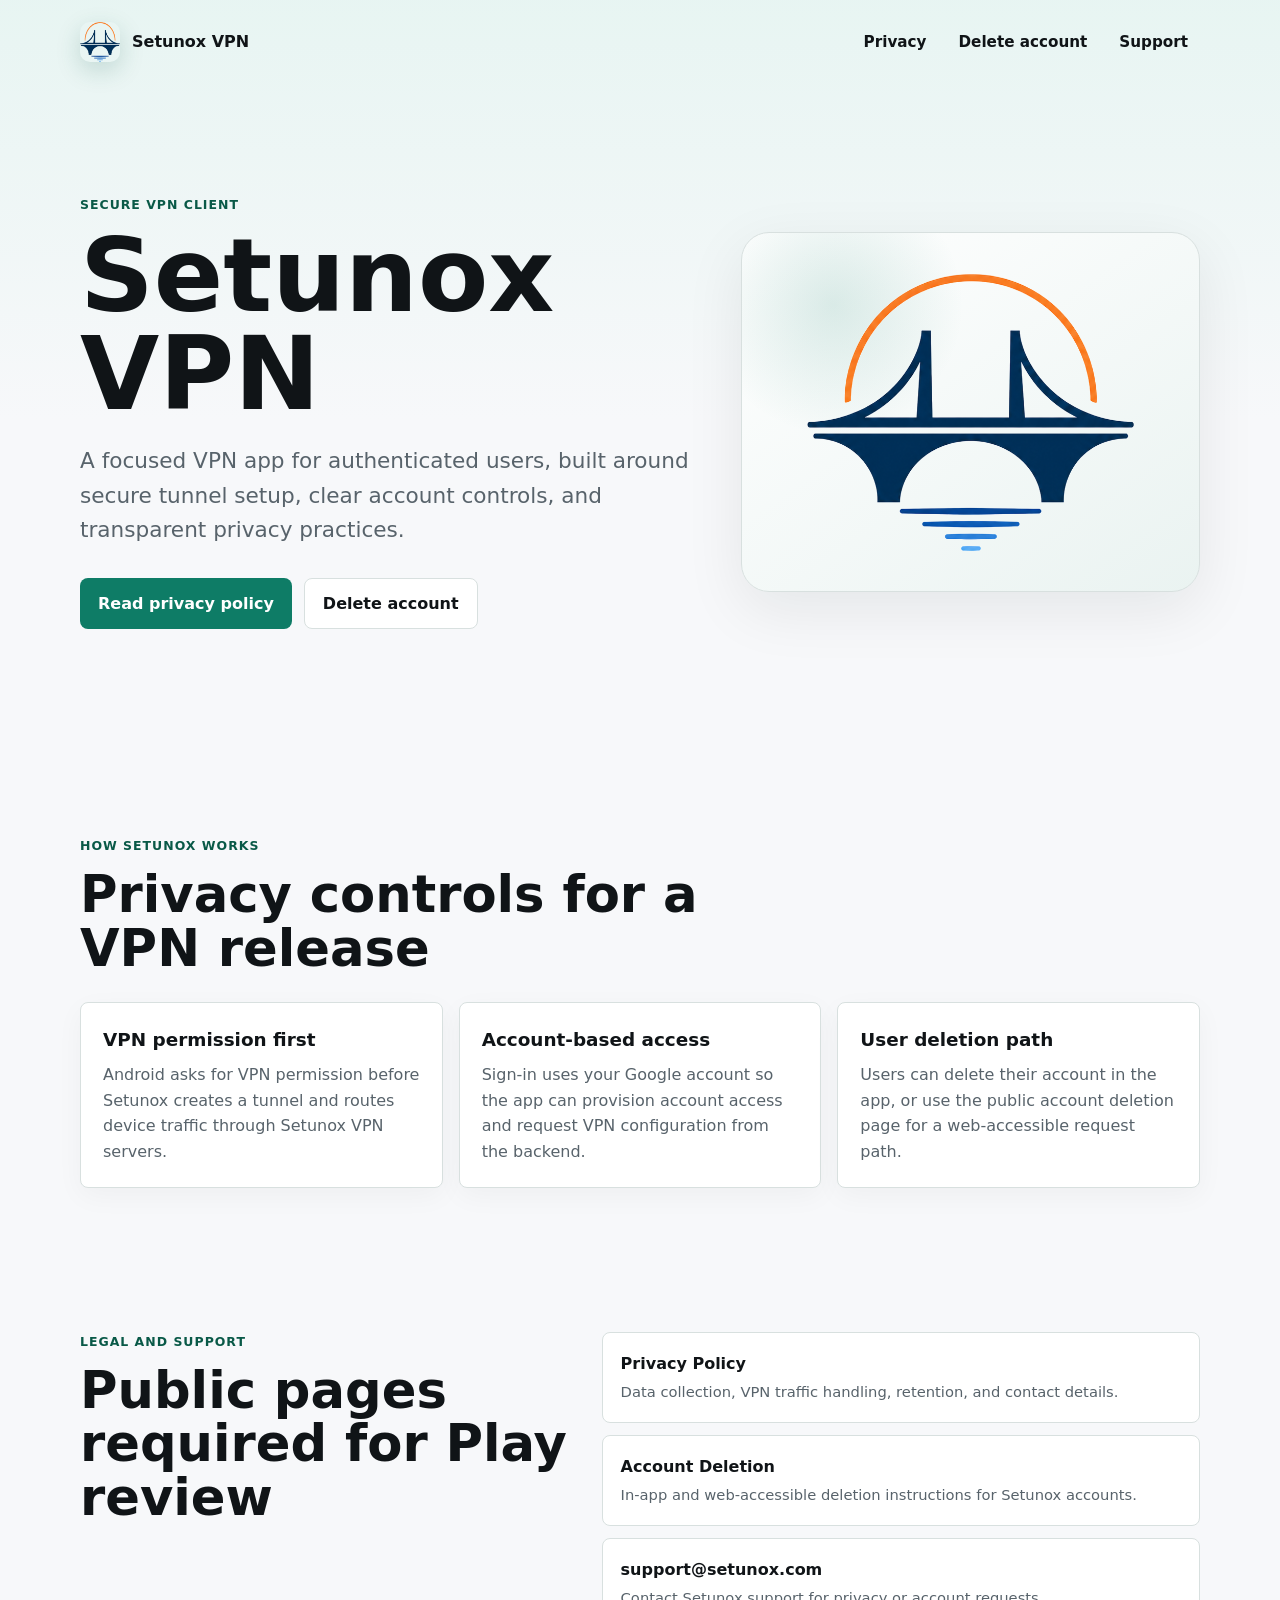
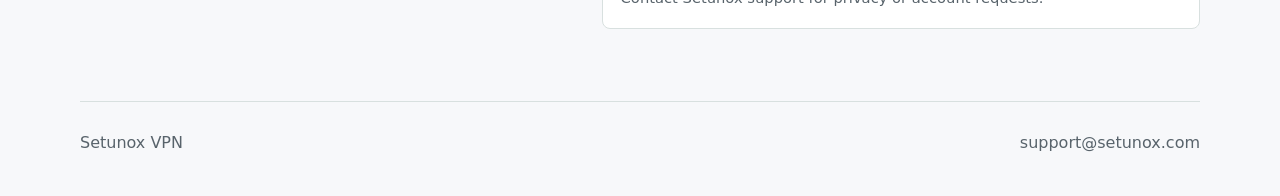
<file: index.html>
<!doctype html>
<html lang="en">
  <head>
    <meta charset="utf-8">
    <meta name="viewport" content="width=device-width, initial-scale=1">
    <title>Setunox VPN</title>
    <meta
      name="description"
      content="Setunox VPN is a secure VPN client with account controls, privacy information, and public account deletion instructions."
    >
    <link rel="icon" href="assets/setunox_logo.png">
    <link rel="stylesheet" href="assets/styles.css">
  </head>
  <body>
    <header class="site-header">
      <a class="brand" href="./" aria-label="Setunox VPN home">
        <img src="assets/setunox_logo.png" alt="" width="40" height="40">
        <span>Setunox VPN</span>
      </a>
      <nav class="nav" aria-label="Main navigation">
        <a href="./privacy/">Privacy</a>
        <a href="./account/delete/">Delete account</a>
        <a href="mailto:support@setunox.com">Support</a>
      </nav>
    </header>

    <main>
      <section class="hero">
        <div class="hero-copy">
          <p class="eyebrow">Secure VPN client</p>
          <h1>Setunox VPN</h1>
          <p class="lead">
            A focused VPN app for authenticated users, built around secure tunnel
            setup, clear account controls, and transparent privacy practices.
          </p>
          <div class="hero-actions" aria-label="Primary links">
            <a class="button primary" href="./privacy/">Read privacy policy</a>
            <a class="button secondary" href="./account/delete/">Delete account</a>
          </div>
        </div>
        <div class="hero-art" aria-hidden="true">
          <img src="assets/setunox_logo.png" alt="">
        </div>
      </section>

      <section class="section">
        <div class="section-heading">
          <p class="eyebrow">How Setunox works</p>
          <h2>Privacy controls for a VPN release</h2>
        </div>
        <div class="feature-grid">
          <article class="feature">
            <h3>VPN permission first</h3>
            <p>
              Android asks for VPN permission before Setunox creates a tunnel
              and routes device traffic through Setunox VPN servers.
            </p>
          </article>
          <article class="feature">
            <h3>Account-based access</h3>
            <p>
              Sign-in uses your Google account so the app can provision account
              access and request VPN configuration from the backend.
            </p>
          </article>
          <article class="feature">
            <h3>User deletion path</h3>
            <p>
              Users can delete their account in the app, or use the public
              account deletion page for a web-accessible request path.
            </p>
          </article>
        </div>
      </section>

      <section class="section split">
        <div>
          <p class="eyebrow">Legal and support</p>
          <h2>Public pages required for Play review</h2>
        </div>
        <div class="link-list">
          <a href="./privacy/">
            <span>Privacy Policy</span>
            <small>Data collection, VPN traffic handling, retention, and contact details.</small>
          </a>
          <a href="./account/delete/">
            <span>Account Deletion</span>
            <small>In-app and web-accessible deletion instructions for Setunox accounts.</small>
          </a>
          <a href="mailto:support@setunox.com">
            <span>support@setunox.com</span>
            <small>Contact Setunox support for privacy or account requests.</small>
          </a>
        </div>
      </section>
    </main>

    <footer class="site-footer">
      <span>Setunox VPN</span>
      <span>support@setunox.com</span>
    </footer>
  </body>
</html>
</file>
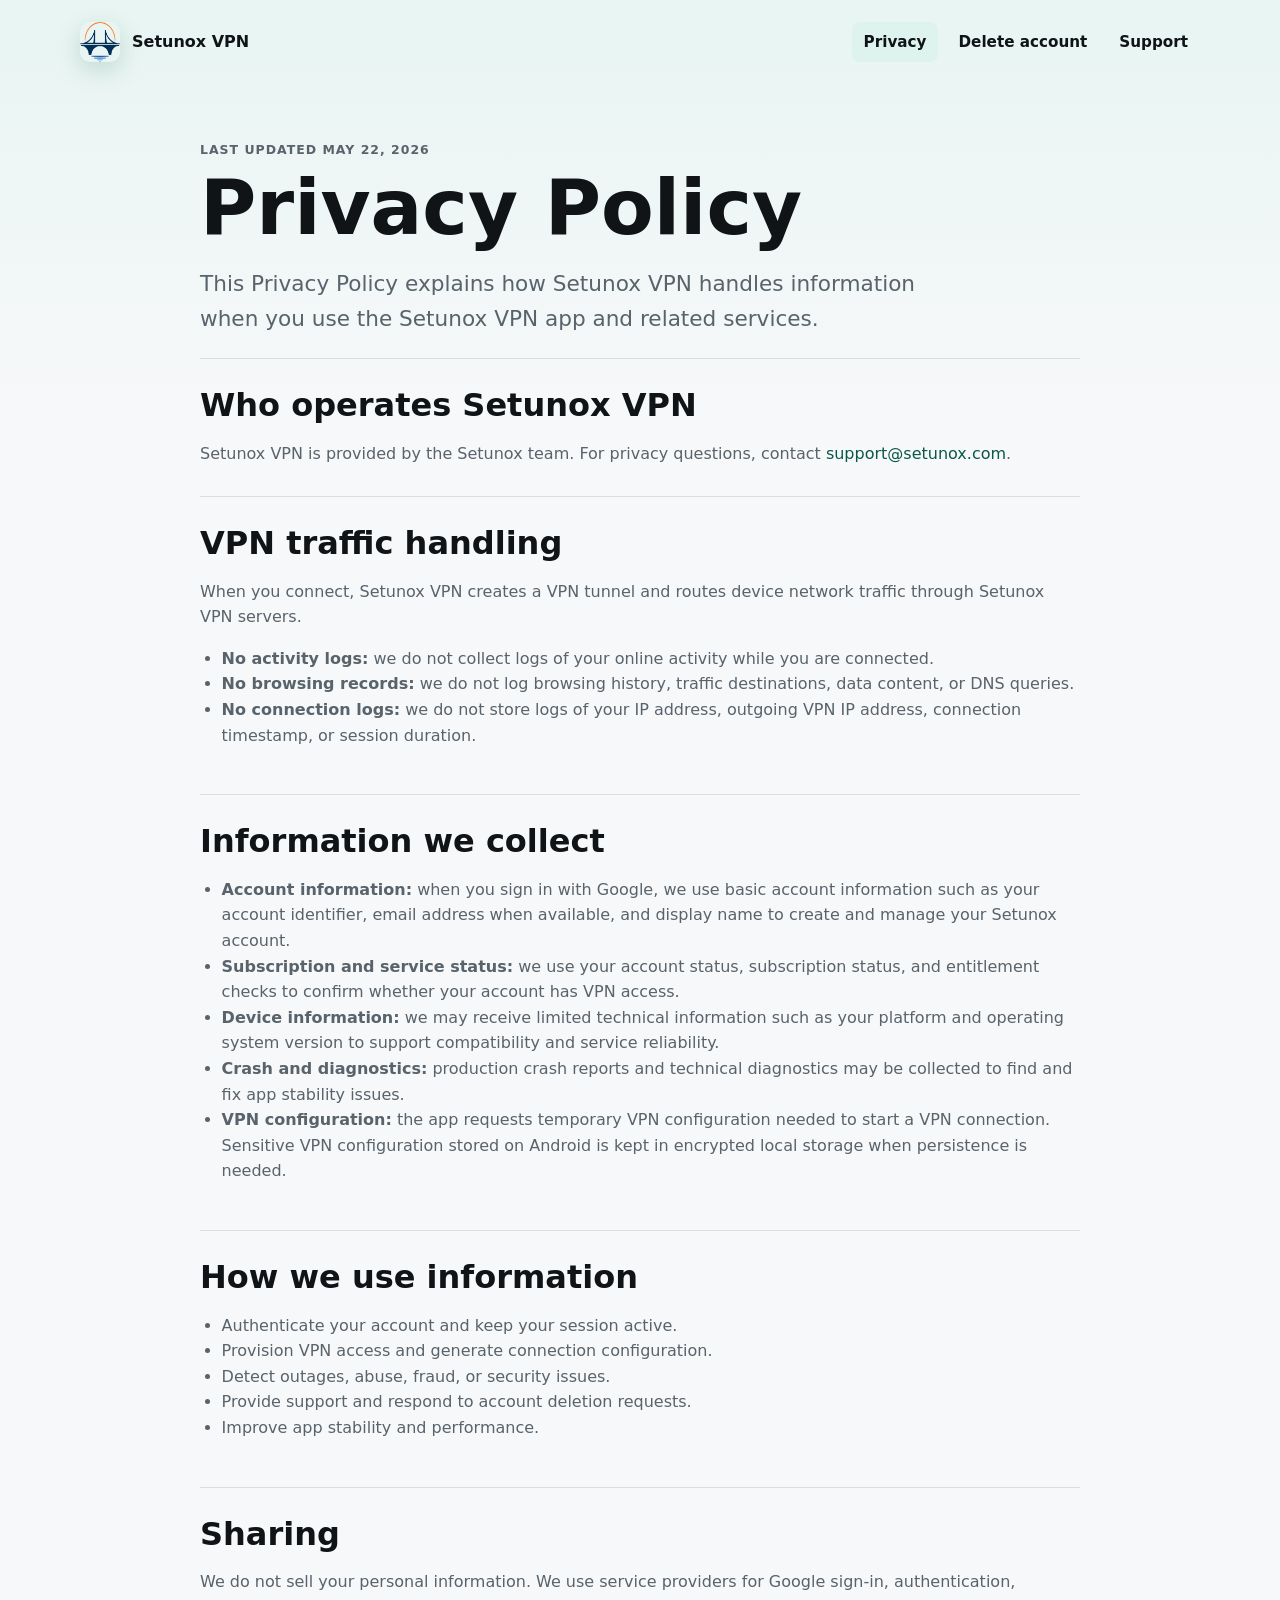
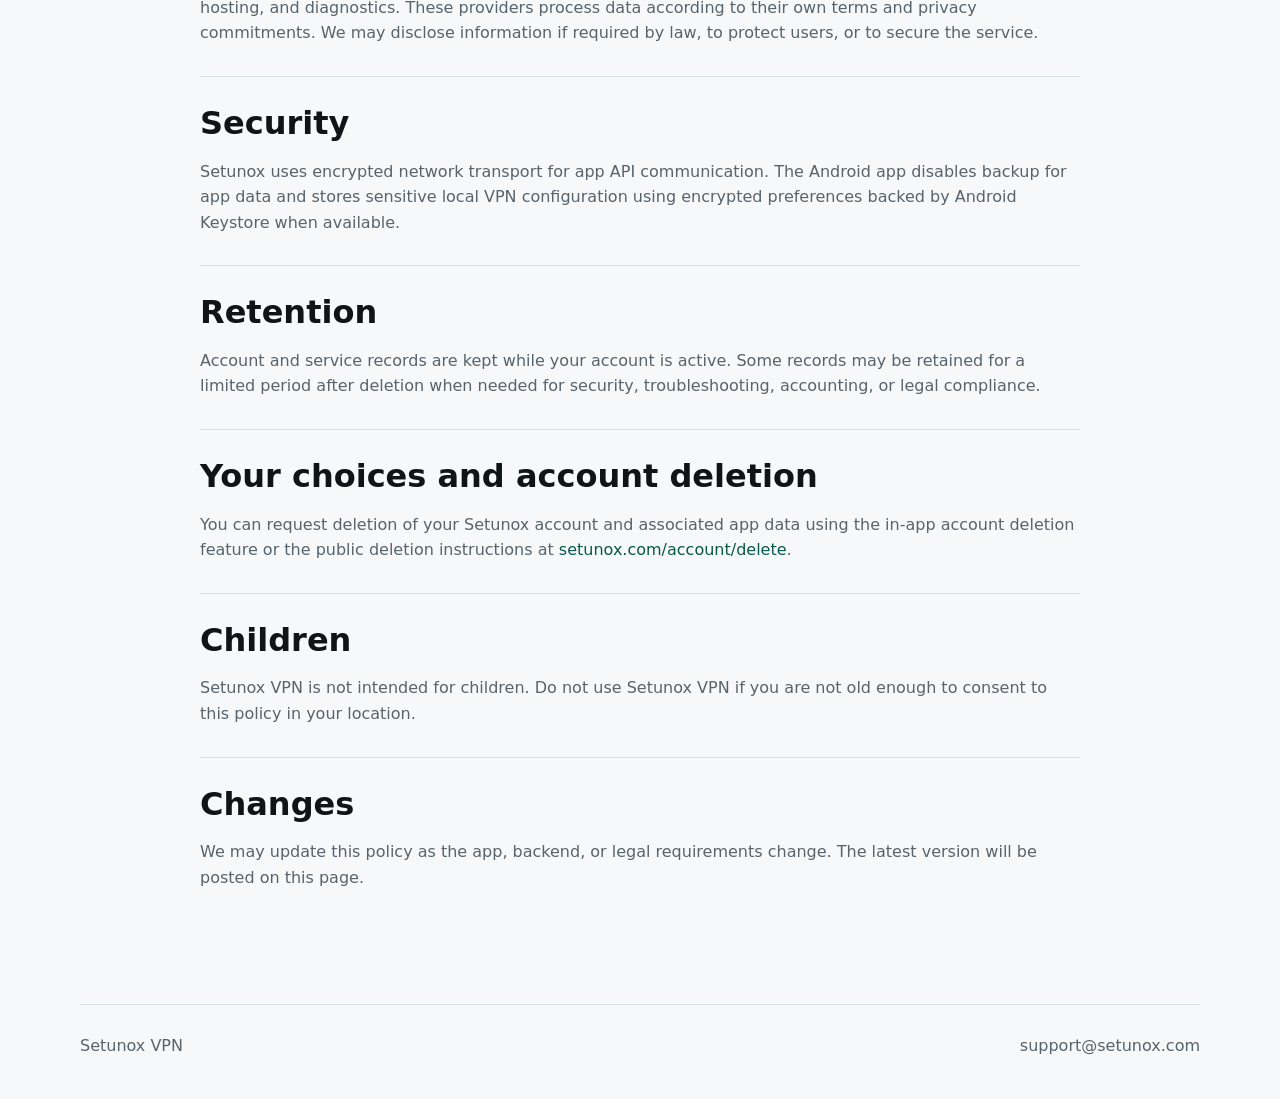
<file: privacy/index.html>
<!doctype html>
<html lang="en">
  <head>
    <meta charset="utf-8">
    <meta name="viewport" content="width=device-width, initial-scale=1">
    <title>Privacy Policy | Setunox VPN</title>
    <meta
      name="description"
      content="Privacy Policy for Setunox VPN, including account data, VPN traffic handling, diagnostics, retention, and deletion."
    >
    <link rel="icon" href="../assets/setunox_logo.png">
    <link rel="stylesheet" href="../assets/styles.css">
  </head>
  <body>
    <header class="site-header">
      <a class="brand" href="../" aria-label="Setunox VPN home">
        <img src="../assets/setunox_logo.png" alt="" width="40" height="40">
        <span>Setunox VPN</span>
      </a>
      <nav class="nav" aria-label="Main navigation">
        <a aria-current="page" href="./">Privacy</a>
        <a href="../account/delete/">Delete account</a>
        <a href="mailto:support@setunox.com">Support</a>
      </nav>
    </header>

    <main class="document">
      <p class="eyebrow">Last updated May 22, 2026</p>
      <h1>Privacy Policy</h1>
      <p class="lead">
        This Privacy Policy explains how Setunox VPN handles information when
        you use the Setunox VPN app and related services.
      </p>

      <section>
        <h2>Who operates Setunox VPN</h2>
        <p>
          Setunox VPN is provided by the Setunox team. For privacy questions,
          contact <a href="mailto:support@setunox.com">support@setunox.com</a>.
        </p>
      </section>

      <section>
        <h2>VPN traffic handling</h2>
        <p>
          When you connect, Setunox VPN creates a VPN tunnel and routes device
          network traffic through Setunox VPN servers.
        </p>
        <ul>
          <li>
            <strong>No activity logs:</strong> we do not collect logs of your
            online activity while you are connected.
          </li>
          <li>
            <strong>No browsing records:</strong> we do not log browsing
            history, traffic destinations, data content, or DNS queries.
          </li>
          <li>
            <strong>No connection logs:</strong> we do not store logs of your IP
            address, outgoing VPN IP address, connection timestamp, or session
            duration.
          </li>
        </ul>
      </section>

      <section>
        <h2>Information we collect</h2>
        <ul>
          <li>
            <strong>Account information:</strong> when you sign in with Google,
            we use basic account information such as your account identifier,
            email address when available, and display name to create and manage
            your Setunox account.
          </li>
          <li>
            <strong>Subscription and service status:</strong> we use your
            account status, subscription status, and entitlement checks to
            confirm whether your account has VPN access.
          </li>
          <li>
            <strong>Device information:</strong> we may receive limited
            technical information such as your platform and operating system
            version to support compatibility and service reliability.
          </li>
          <li>
            <strong>Crash and diagnostics:</strong> production crash reports and
            technical diagnostics may be collected to find and fix app stability
            issues.
          </li>
          <li>
            <strong>VPN configuration:</strong> the app requests temporary VPN
            configuration needed to start a VPN connection. Sensitive VPN
            configuration stored on Android is kept in encrypted local storage
            when persistence is needed.
          </li>
        </ul>
      </section>

      <section>
        <h2>How we use information</h2>
        <ul>
          <li>Authenticate your account and keep your session active.</li>
          <li>Provision VPN access and generate connection configuration.</li>
          <li>Detect outages, abuse, fraud, or security issues.</li>
          <li>Provide support and respond to account deletion requests.</li>
          <li>Improve app stability and performance.</li>
        </ul>
      </section>

      <section>
        <h2>Sharing</h2>
        <p>
          We do not sell your personal information. We use service providers
          for Google sign-in, authentication, hosting, and diagnostics. These
          providers process data according to their own terms and privacy
          commitments. We may disclose information if required by law, to protect
          users, or to secure the service.
        </p>
      </section>

      <section>
        <h2>Security</h2>
        <p>
          Setunox uses encrypted network transport for app API communication.
          The Android app disables backup for app data and stores sensitive
          local VPN configuration using encrypted preferences backed by Android
          Keystore when available.
        </p>
      </section>

      <section>
        <h2>Retention</h2>
        <p>
          Account and service records are kept while your account is active.
          Some records may be retained for a limited period after deletion when
          needed for security, troubleshooting, accounting, or legal compliance.
        </p>
      </section>

      <section>
        <h2>Your choices and account deletion</h2>
        <p>
          You can request deletion of your Setunox account and associated app
          data using the in-app account deletion feature or the public deletion
          instructions at
          <a href="../account/delete/">setunox.com/account/delete</a>.
        </p>
      </section>

      <section>
        <h2>Children</h2>
        <p>
          Setunox VPN is not intended for children. Do not use Setunox VPN if
          you are not old enough to consent to this policy in your location.
        </p>
      </section>

      <section>
        <h2>Changes</h2>
        <p>
          We may update this policy as the app, backend, or legal requirements
          change. The latest version will be posted on this page.
        </p>
      </section>
    </main>

    <footer class="site-footer">
      <span>Setunox VPN</span>
      <span>support@setunox.com</span>
    </footer>
  </body>
</html>
</file>
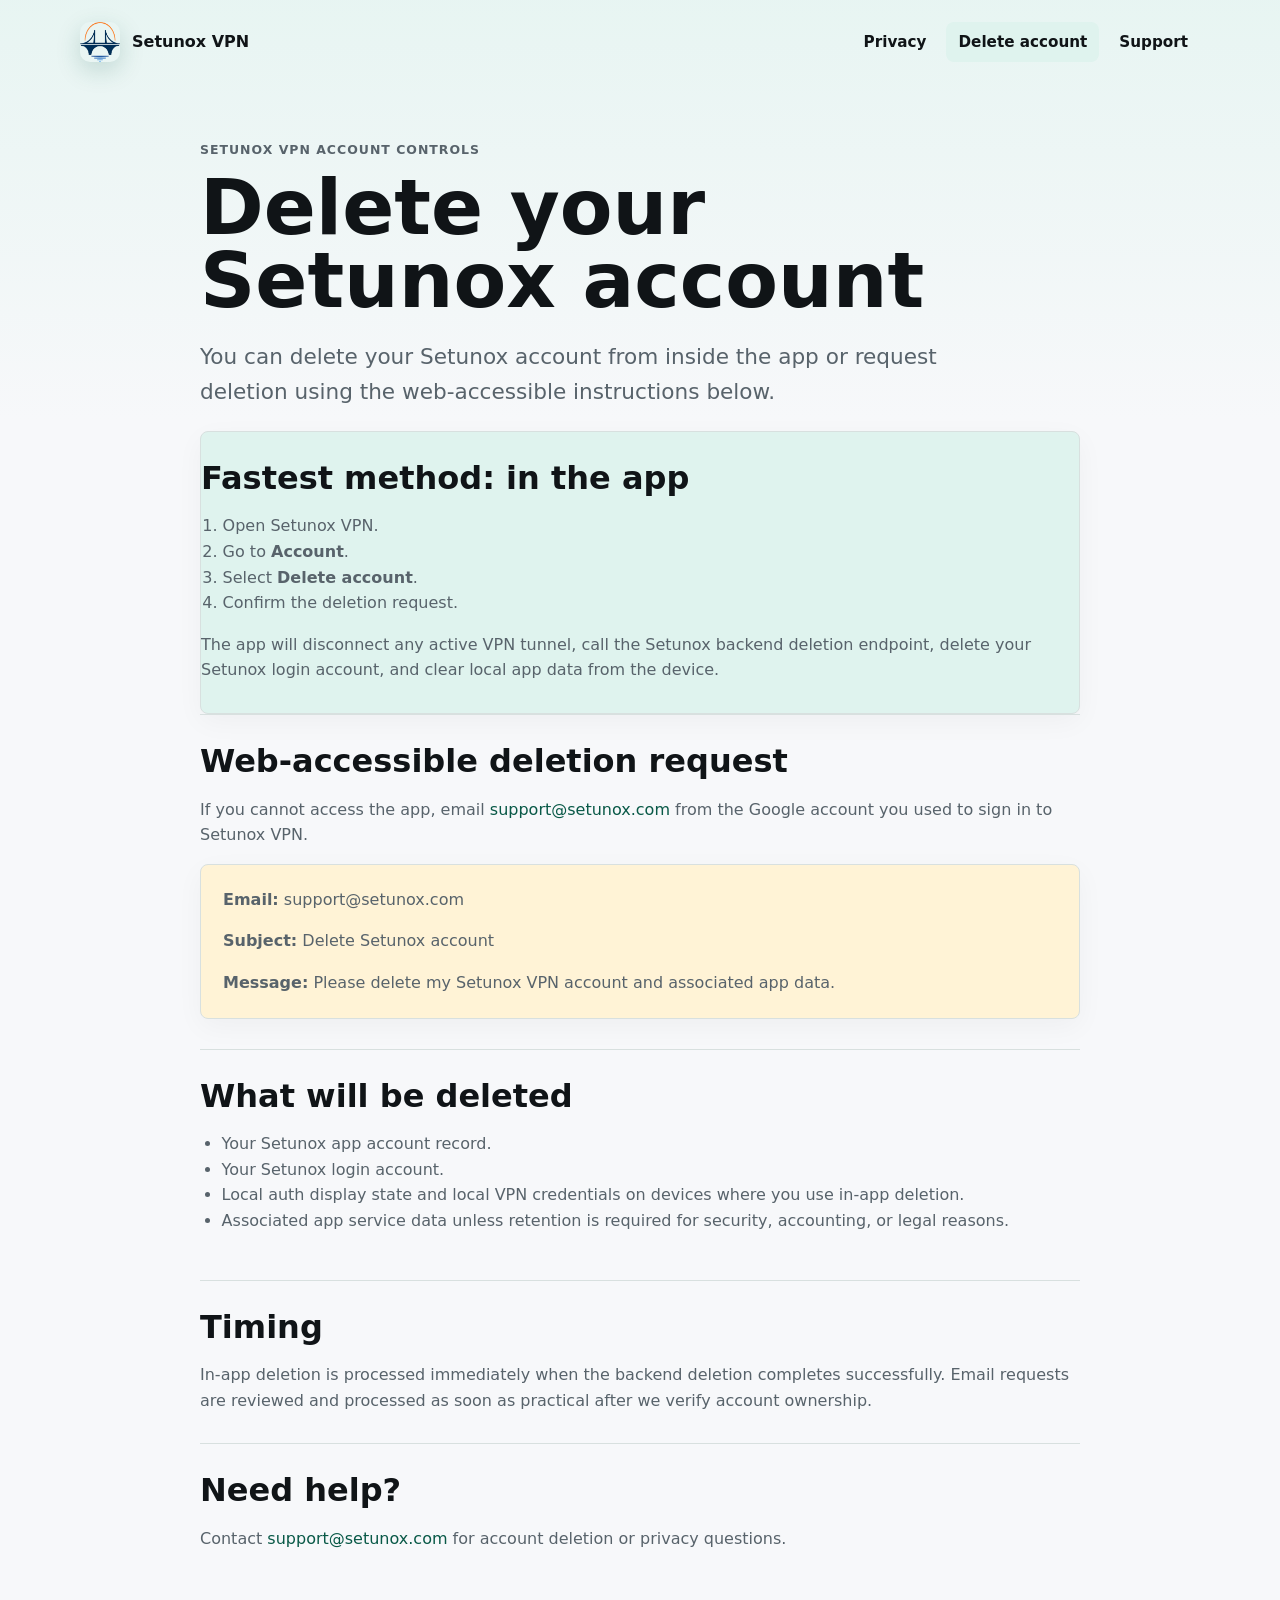
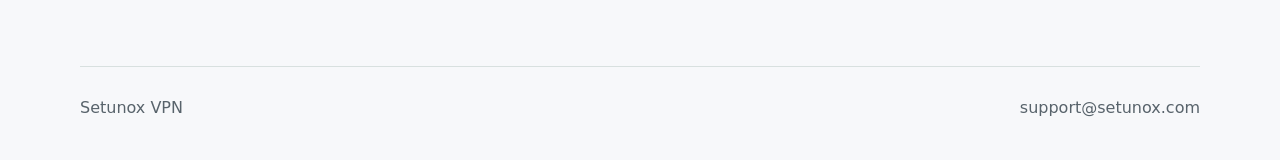
<file: account/delete/index.html>
<!doctype html>
<html lang="en">
  <head>
    <meta charset="utf-8">
    <meta name="viewport" content="width=device-width, initial-scale=1">
    <title>Delete Account | Setunox VPN</title>
    <meta
      name="description"
      content="Public account deletion instructions for Setunox VPN users."
    >
    <link rel="icon" href="../../assets/setunox_logo.png">
    <link rel="stylesheet" href="../../assets/styles.css">
  </head>
  <body>
    <header class="site-header">
      <a class="brand" href="../../" aria-label="Setunox VPN home">
        <img src="../../assets/setunox_logo.png" alt="" width="40" height="40">
        <span>Setunox VPN</span>
      </a>
      <nav class="nav" aria-label="Main navigation">
        <a href="../../privacy/">Privacy</a>
        <a aria-current="page" href="./">Delete account</a>
        <a href="mailto:support@setunox.com">Support</a>
      </nav>
    </header>

    <main class="document">
      <p class="eyebrow">Setunox VPN account controls</p>
      <h1>Delete your Setunox account</h1>
      <p class="lead">
        You can delete your Setunox account from inside the app or request
        deletion using the web-accessible instructions below.
      </p>

      <section class="callout">
        <h2>Fastest method: in the app</h2>
        <ol>
          <li>Open Setunox VPN.</li>
          <li>Go to <strong>Account</strong>.</li>
          <li>Select <strong>Delete account</strong>.</li>
          <li>Confirm the deletion request.</li>
        </ol>
        <p>
          The app will disconnect any active VPN tunnel, call the Setunox
          backend deletion endpoint, delete your Setunox login account, and
          clear local app data from the device.
        </p>
      </section>

      <section>
        <h2>Web-accessible deletion request</h2>
        <p>
          If you cannot access the app, email
          <a href="mailto:support@setunox.com?subject=Delete%20Setunox%20account">support@setunox.com</a>
          from the Google account you used to sign in to Setunox VPN.
        </p>
        <div class="request-box">
          <p><strong>Email:</strong> support@setunox.com</p>
          <p><strong>Subject:</strong> Delete Setunox account</p>
          <p>
            <strong>Message:</strong> Please delete my Setunox VPN account and
            associated app data.
          </p>
        </div>
      </section>

      <section>
        <h2>What will be deleted</h2>
        <ul>
          <li>Your Setunox app account record.</li>
          <li>Your Setunox login account.</li>
          <li>Local auth display state and local VPN credentials on devices where you use in-app deletion.</li>
          <li>Associated app service data unless retention is required for security, accounting, or legal reasons.</li>
        </ul>
      </section>

      <section>
        <h2>Timing</h2>
        <p>
          In-app deletion is processed immediately when the backend deletion
          completes successfully. Email requests are reviewed and processed as
          soon as practical after we verify account ownership.
        </p>
      </section>

      <section>
        <h2>Need help?</h2>
        <p>
          Contact <a href="mailto:support@setunox.com">support@setunox.com</a>
          for account deletion or privacy questions.
        </p>
      </section>
    </main>

    <footer class="site-footer">
      <span>Setunox VPN</span>
      <span>support@setunox.com</span>
    </footer>
  </body>
</html>
</file>
<file: assets/styles.css>
:root {
  color-scheme: light;
  --bg: #f7f8fa;
  --surface: #ffffff;
  --surface-2: #eef3f2;
  --text: #101417;
  --muted: #58636b;
  --line: #d8e0df;
  --accent: #0e7c66;
  --accent-strong: #095947;
  --accent-soft: #dff3ee;
  --warning-soft: #fff3d6;
  --shadow: 0 18px 60px rgba(16, 20, 23, 0.08);
}

* {
  box-sizing: border-box;
}

body {
  margin: 0;
  background:
    linear-gradient(180deg, rgba(223, 243, 238, 0.65), rgba(247, 248, 250, 0) 420px),
    var(--bg);
  color: var(--text);
  font-family: Inter, ui-sans-serif, system-ui, -apple-system, BlinkMacSystemFont, "Segoe UI", sans-serif;
  line-height: 1.6;
}

a {
  color: var(--accent-strong);
  text-decoration: none;
}

a:hover {
  text-decoration: underline;
}

code {
  background: var(--surface-2);
  border: 1px solid var(--line);
  border-radius: 6px;
  padding: 0.1rem 0.35rem;
}

.site-header,
.site-footer {
  width: min(1120px, calc(100% - 32px));
  margin: 0 auto;
}

.site-header {
  display: flex;
  align-items: center;
  justify-content: space-between;
  gap: 20px;
  padding: 22px 0;
}

.brand {
  display: inline-flex;
  align-items: center;
  gap: 12px;
  color: var(--text);
  font-weight: 800;
  letter-spacing: 0;
}

.brand img {
  border-radius: 10px;
  box-shadow: 0 8px 24px rgba(9, 89, 71, 0.18);
}

.nav {
  display: flex;
  align-items: center;
  gap: 8px;
  flex-wrap: wrap;
}

.nav a {
  border-radius: 8px;
  color: var(--text);
  font-size: 0.95rem;
  font-weight: 650;
  padding: 8px 12px;
}

.nav a:hover,
.nav a[aria-current="page"] {
  background: var(--accent-soft);
  text-decoration: none;
}

.hero {
  align-items: center;
  display: grid;
  grid-template-columns: minmax(0, 1.15fr) minmax(280px, 0.85fr);
  gap: 40px;
  min-height: min(680px, calc(100vh - 92px));
  width: min(1120px, calc(100% - 32px));
  margin: 0 auto;
  padding: 48px 0 72px;
}

.hero-copy {
  max-width: 680px;
}

.eyebrow {
  color: var(--accent-strong);
  font-size: 0.78rem;
  font-weight: 800;
  letter-spacing: 0.08em;
  margin: 0 0 12px;
  text-transform: uppercase;
}

h1,
h2,
h3,
p {
  margin-top: 0;
}

h1 {
  font-size: clamp(3rem, 8vw, 6.8rem);
  letter-spacing: 0;
  line-height: 0.95;
  margin-bottom: 22px;
}

h2 {
  font-size: clamp(2rem, 4vw, 3.4rem);
  letter-spacing: 0;
  line-height: 1.05;
  margin-bottom: 18px;
}

h3 {
  font-size: 1.15rem;
  margin-bottom: 8px;
}

.lead {
  color: var(--muted);
  font-size: clamp(1.05rem, 2vw, 1.35rem);
  max-width: 780px;
}

.hero-actions {
  display: flex;
  flex-wrap: wrap;
  gap: 12px;
  margin-top: 30px;
}

.button {
  align-items: center;
  border-radius: 8px;
  display: inline-flex;
  font-weight: 750;
  justify-content: center;
  min-height: 46px;
  padding: 12px 18px;
}

.button.primary {
  background: var(--accent);
  color: #ffffff;
}

.button.secondary {
  background: var(--surface);
  border: 1px solid var(--line);
  color: var(--text);
}

.button:hover {
  text-decoration: none;
}

.hero-art {
  align-items: center;
  background:
    radial-gradient(circle at 20% 20%, rgba(14, 124, 102, 0.14), transparent 28%),
    linear-gradient(145deg, #ffffff, #eaf3f1);
  border: 1px solid var(--line);
  border-radius: 28px;
  box-shadow: var(--shadow);
  display: flex;
  justify-content: center;
  min-height: 360px;
  overflow: hidden;
}

.hero-art img {
  width: min(72%, 360px);
  height: auto;
}

.section {
  width: min(1120px, calc(100% - 32px));
  margin: 0 auto;
  padding: 72px 0;
}

.section-heading {
  max-width: 720px;
  margin-bottom: 26px;
}

.feature-grid {
  display: grid;
  grid-template-columns: repeat(3, minmax(0, 1fr));
  gap: 16px;
}

.feature,
.callout,
.request-box {
  background: var(--surface);
  border: 1px solid var(--line);
  border-radius: 8px;
  box-shadow: 0 8px 28px rgba(16, 20, 23, 0.04);
  padding: 22px;
}

.feature p,
.document li,
.document p {
  color: var(--muted);
}

.split {
  align-items: start;
  display: grid;
  gap: 32px;
  grid-template-columns: minmax(0, 0.9fr) minmax(300px, 1.1fr);
}

.link-list {
  display: grid;
  gap: 12px;
}

.link-list a {
  background: var(--surface);
  border: 1px solid var(--line);
  border-radius: 8px;
  color: var(--text);
  display: grid;
  gap: 4px;
  padding: 18px;
}

.link-list a:hover {
  border-color: rgba(14, 124, 102, 0.45);
  text-decoration: none;
}

.link-list span {
  font-weight: 800;
}

.link-list small {
  color: var(--muted);
  font-size: 0.92rem;
}

.document {
  width: min(880px, calc(100% - 32px));
  margin: 0 auto;
  padding: 56px 0 84px;
}

.document section {
  border-top: 1px solid var(--line);
  padding: 30px 0;
}

.document h1 {
  font-size: clamp(2.6rem, 7vw, 4.8rem);
}

.document h2 {
  font-size: clamp(1.45rem, 3vw, 2rem);
}

.document ul,
.document ol {
  padding-left: 1.35rem;
}

.callout {
  background: var(--accent-soft);
}

.request-box {
  background: var(--warning-soft);
  margin-top: 16px;
}

.request-box p:last-child,
.feature p:last-child,
.document section p:last-child {
  margin-bottom: 0;
}

.site-footer {
  border-top: 1px solid var(--line);
  color: var(--muted);
  display: flex;
  justify-content: space-between;
  gap: 16px;
  padding: 28px 0 40px;
}

@media (max-width: 760px) {
  .site-header {
    align-items: flex-start;
    flex-direction: column;
  }

  .hero,
  .split {
    grid-template-columns: 1fr;
  }

  .hero {
    min-height: auto;
    padding-top: 28px;
  }

  .hero-art {
    min-height: 260px;
  }

  .feature-grid {
    grid-template-columns: 1fr;
  }

  .site-footer {
    flex-direction: column;
  }
}
</file>
